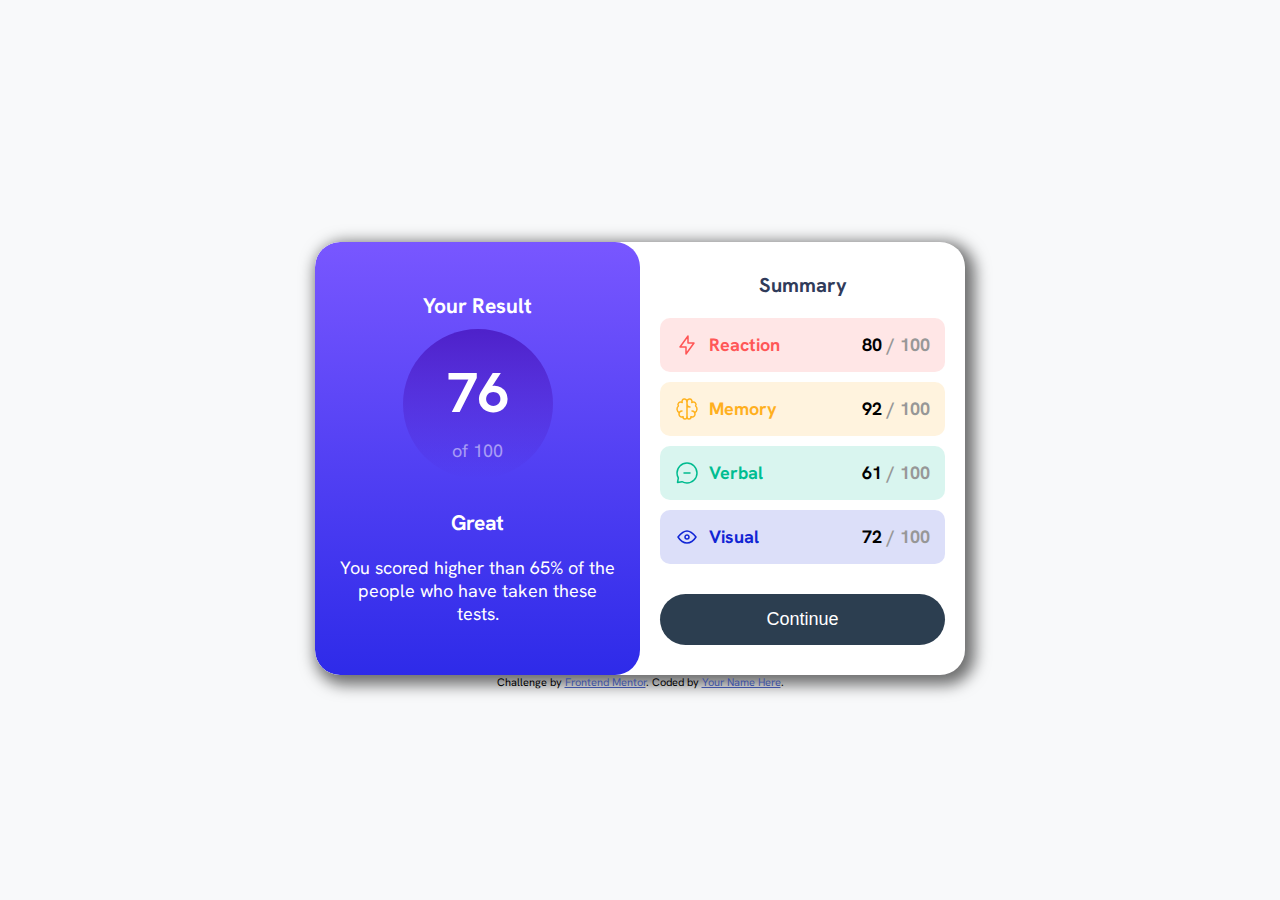
<file: index.html>
<!DOCTYPE html>
<html lang="en">
<head>
  <meta charset="UTF-8" />
  <meta name="viewport" content="width=device-width, initial-scale=1.0" />
  <link rel="icon" type="image/png" sizes="32x32" href="./assets/images/favicon-32x32.png" />
  <title>Frontend Mentor | Results summary component</title>
  <link rel="stylesheet" type="text/css" href="style.css" />
</head>
<body>
  <section class="summary">
    <div class="summary-container">
      <div class="result">
        <h3 class="result-title">Your Result</h3>
        <div class="percentage">
          <p class="percentage-result">76</p>
          <p>of 100</p>
        </div>
        <h3>Great</h3>
        <p>
          You scored higher than 65% of the people who have taken these tests.
        </p>
      </div>
      <div class="summary-content">
        <h3 class="summary-title">Summary</h3>
        <div class="summary-item reaction">
          <img src="./assets/images/icon-reaction.svg" alt="Reaction Icon" class="icon" />
          <span class="title">Reaction</span>
          <span class="score">80&nbsp;</span><span>/ 100</span>
        </div>
        <div class="summary-item memory">
          <img src="./assets/images/icon-memory.svg" alt="Memory Icon" class="icon" />
          <span class="title">Memory</span>
          <span class="score">92&nbsp;</span><span>/ 100</span>
        </div>
        <div class="summary-item verbal">
          <img src="./assets/images/icon-verbal.svg" alt="Verbal Icon" class="icon" />
          <span class="title">Verbal</span>
          <span class="score">61&nbsp;</span><span>/ 100</span>
        </div>
        <div class="summary-item visual">
          <img src="./assets/images/icon-visual.svg" alt="Visual Icon" class="icon" />
          <span class="title">Visual</span>
          <span class="score">72&nbsp;</span><span>/ 100</span>
        </div>
        <button class="continue">Continue</button>
      </div>
    </div>
  </section>

  <div class="attribution">
    Challenge by
    <a href="https://www.frontendmentor.io?ref=challenge" target="_blank">Frontend Mentor</a>. Coded by <a href="#">Your Name Here</a>.
  </div>
</body>
</html>
</file>
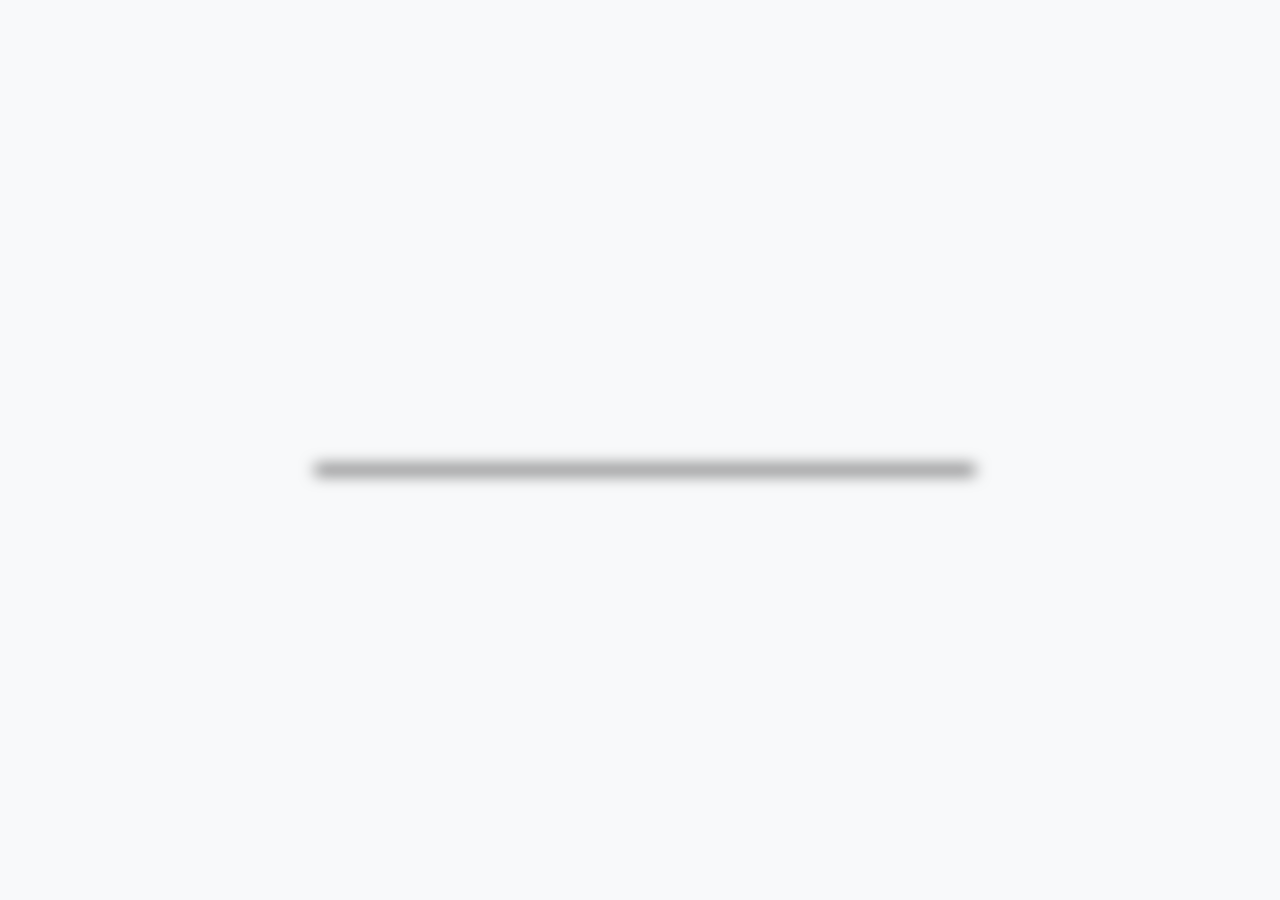
<file: test.html>
<!DOCTYPE html>
<html lang="en">
<head>
    <meta charset="UTF-8">
    <meta name="viewport" content="width=device-width, initial-scale=1.0">
    <title>Summary</title>
    <link rel="stylesheet" href="style.css">
</head>
<body>
    <div class="summary">
        
    </div>

</body>
</html>
</file>
<file: style.css>
@import url("https://fonts.googleapis.com/css2?family=Hanken+Grotesk:ital,wght@0,100..900;1,100..900&display=swap");

* {
  margin: 0;
  padding: 0;
  box-sizing: border-box;
}

body {
  font-family: "Hanken Grotesk", sans-serif;
  font-size: 18px;
  display: flex;
  flex-direction: column;
  align-items: center;
  justify-content: center;
  background-color: #f8f9fa;
  min-height: 100vh;
}
.attribution {
  font-size: 11px;
  text-align: center;
}
.attribution a {
  color: hsl(228, 45%, 44%);
}

.summary {
  width: 650px;
  display: flex;
  justify-content: space-between;
  align-items: stretch;
  box-shadow: 5px 5px 15px 5px rgba(0, 0, 0, 0.56);
  margin-top: 30px;
  border-radius: 25px;
  background: white;
  overflow: hidden;
}

.summary-container {
  display: flex;
  width: 100%;
}

.result {
  width: 50%;
  background-image: linear-gradient(
    to bottom,
    hsl(252, 100%, 67%),
    hsl(241, 81%, 54%)
  );
  display: flex;
  flex-direction: column;
  justify-content: center;
  align-items: center;
  padding: 40px 20px;
  color: white;
  border-radius: 25px;
}

.summary-content {
  width: 50%;
  display: flex;
  flex-direction: column;
  justify-content: center;
  align-items: center;
  padding: 20px;
}

.summary-title {
  margin-bottom: 20px;
  color: hsl(224, 30%, 27%);
  font-size: 1.25rem;
}

.summary-item {
  display: flex;
  justify-content: space-between;
  align-items: center;
  padding: 15px;
  margin-bottom: 10px;
  border-radius: 10px;
  width: 100%;
}

.summary-item.reaction {
  background-color: hsla(0, 100%, 67%, 0.15);
  color: hsl(0, 100%, 67%);
}

.summary-item.memory {
  background-color: hsla(39, 100%, 56%, 0.15);
  color: hsl(39, 100%, 56%);
}

.summary-item.verbal {
  background-color: hsla(166, 100%, 37%, 0.15);
  color: hsl(166, 100%, 37%);
}

.summary-item.visual {
  background-color: hsla(234, 85%, 45%, 0.15);
  color: hsl(234, 85%, 45%);
}

.icon {
  width: 24px;
  height: 24px;
  margin-right: 10px;
}

.title {
  flex-grow: 1;
  font-weight: bold;
}

.score {
  font-weight: bold;
  color: black;
}

.score + span {
  font-weight: bold;
  color: rgb(151, 151, 151);
}

button.continue {
  background-color: #2c3e50;
  color: white;
  padding: 15px 25px;
  border: none;
  border-radius: 30px;
  font-size: 18px;
  cursor: pointer;
  margin-top: 20px;
  width: 100%;
}

button.continue:hover {
  background-color: #34495e;
}

.percentage {
  border-radius: 50%;
  background-image: linear-gradient(
    to bottom,
    hsla(256, 72%, 46%, 1),
    hsla(241, 72%, 46%, 0)
  );
  width: 150px;
  height: 150px;
  display: flex;
  flex-direction: column;
  justify-content: center;
  align-items: center;
  margin-bottom: 20px;
}

.percentage-result {
  font-size: 3.5rem;
  font-weight: bold;
  text-align: center;
  margin: 0;
}

.percentage p:not(.percentage-result) {
  text-align: center;
  opacity: 50%;
  margin: 0;
}

.result-title,
.result h3,
.result p {
  text-align: center;
  margin: 10px 0;
}
</file>
